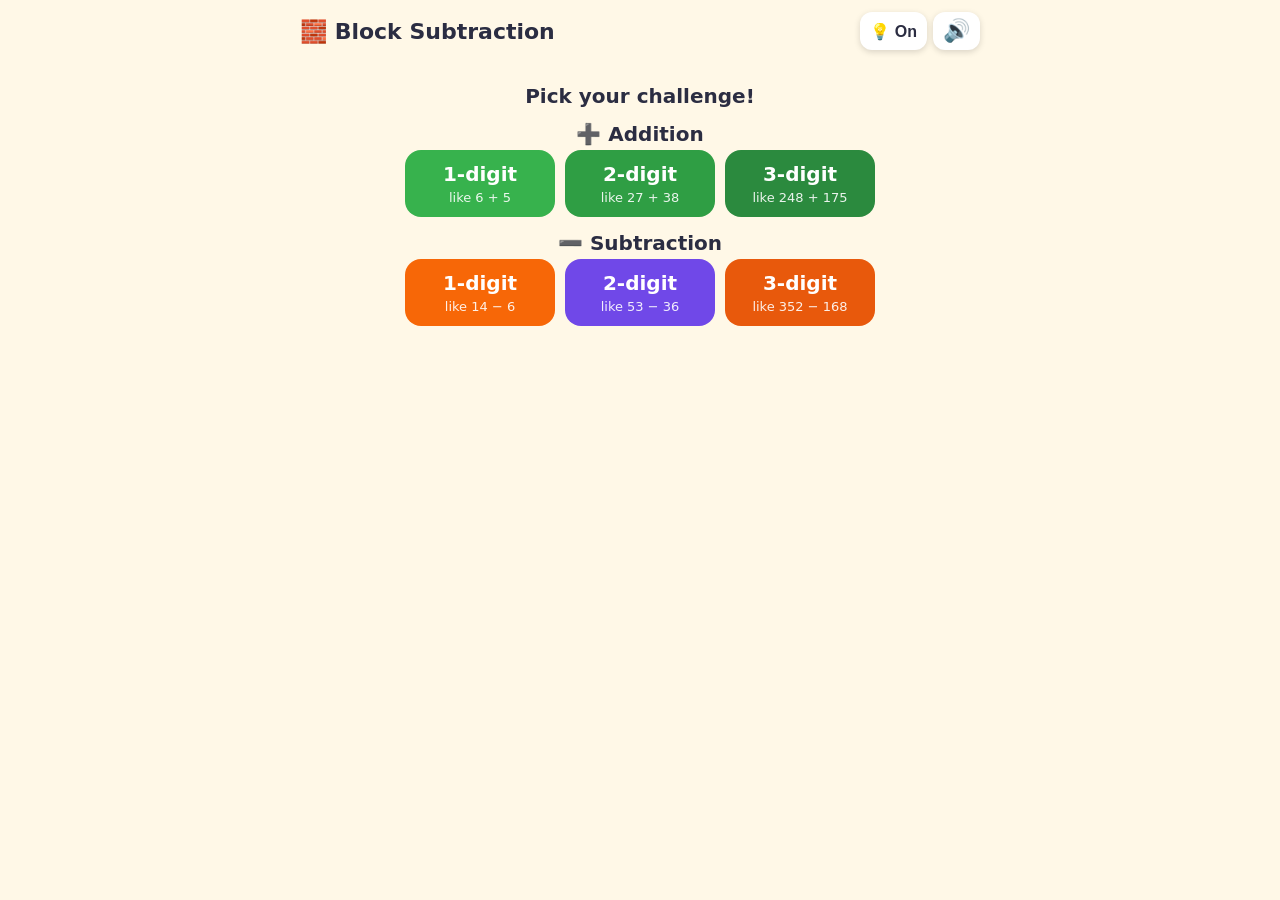
<file: blockmath.html>
<!DOCTYPE html>
<html lang="en">
<head>
<meta charset="utf-8">
<meta name="viewport" content="width=device-width, initial-scale=1, viewport-fit=cover">
<title>Block Subtraction</title>
<style>
:root{--bg:#fff8e7;--card:#ffffff;--ink:#2b2d42;--rod:#4dabf7;--rod-line:#1c7ed6;--grid:rgba(28,126,214,.55);--cube:#ffa94d;--cube-line:#e8590c;--ok:#2f9e44;--bad:#e03131;--btn:#7048e8;--btnink:#fff;--msg:#e7f5ff;color-scheme:light;
box-sizing:border-box;padding-top:env(safe-area-inset-top,0px);padding-bottom:env(safe-area-inset-bottom,0px)}
@media (prefers-color-scheme:dark){:root:not([data-theme="light"]){--bg:#1b1b2f;--card:#26264a;--ink:#f1f3f5;--msg:#1c3a57;color-scheme:dark}}
:root[data-theme="dark"]{--bg:#1b1b2f;--card:#26264a;--ink:#f1f3f5;--msg:#1c3a57;color-scheme:dark}
html,body{margin:0;background:var(--bg);color:var(--ink);font-family:"Trebuchet MS","Comic Sans MS",system-ui,sans-serif}
.app{max-width:680px;margin:0 auto;padding:12px}
.top{display:flex;justify-content:space-between;align-items:center;gap:8px}
h1{font-size:22px;margin:4px 0}
.icons{display:flex;gap:6px}
.ib{font-size:22px;border:0;border-radius:12px;background:var(--card);color:var(--ink);padding:6px 10px;cursor:pointer;box-shadow:0 2px 6px rgba(0,0,0,.15)}
.stars{font-size:20px;font-weight:bold;min-height:28px}
.eq{text-align:center;font-size:46px;font-weight:bold;margin:4px 0}
.eq .q{color:var(--btn)}
.msg{background:var(--msg);border-radius:16px;padding:12px 14px;font-size:19px;min-height:48px;text-align:center}
.board{background:var(--card);border-radius:20px;padding:14px;margin:10px 0;display:flex;gap:18px;justify-content:center;align-items:flex-end;flex-wrap:wrap;min-height:170px;box-shadow:0 3px 10px rgba(0,0,0,.12)}
.group{display:flex;flex-direction:column;align-items:center;gap:6px}
.label{font-size:14px;font-weight:bold;opacity:.75}
.row{display:flex;gap:8px;align-items:flex-end;flex-wrap:wrap;justify-content:center}
.zero{font-size:34px;opacity:.35;padding:30px 10px}
button.rod,button.hund,button.cube{position:relative;padding:0;cursor:pointer;border-radius:4px}
.rod{width:24px;height:110px;display:flex;flex-direction:column;border:2px solid var(--rod-line);background:var(--rod)}
.rod i{flex:1;border-bottom:1px solid var(--rod-line)}
.rod i:last-child{border-bottom:0}
.hund{width:58px;height:58px;border:2px solid var(--rod-line);background-color:var(--rod);background-image:linear-gradient(var(--grid) 1px,transparent 1px),linear-gradient(90deg,var(--grid) 1px,transparent 1px);background-size:5.4px 5.4px}
.cube{width:22px;height:22px;border:2px solid var(--cube-line);background:var(--cube)}
.frame{display:grid;grid-template-rows:repeat(5,22px);grid-template-columns:repeat(2,22px);grid-auto-flow:column;gap:4px;padding:5px;border:2px dashed rgba(128,128,128,.55);border-radius:10px}
.sub{display:flex;gap:6px;flex-wrap:wrap;justify-content:center;padding:5px;border:2px dashed rgba(128,128,128,.55);border-radius:10px;max-width:190px}
.fresh{visibility:hidden}
.hl{animation:pulse 1s infinite}
@keyframes pulse{50%{transform:scale(1.12);box-shadow:0 0 0 4px #ffe066}}
.x{opacity:.5}
.x::after{content:"";position:absolute;inset:-2px;background:linear-gradient(to top right,transparent calc(50% - 2px),var(--bad) calc(50% - 2px),var(--bad) calc(50% + 2px),transparent calc(50% + 2px)),linear-gradient(to bottom right,transparent calc(50% - 2px),var(--bad) calc(50% - 2px),var(--bad) calc(50% + 2px),transparent calc(50% + 2px))}
.actions{display:flex;gap:10px;justify-content:center;flex-wrap:wrap;margin:8px 0}
button.big{font:inherit;font-size:24px;font-weight:bold;min-width:84px;padding:12px 18px;border:0;border-radius:16px;background:var(--btn);color:var(--btnink);cursor:pointer}
button.big:active{transform:scale(.96)}
.shake{animation:shake .3s}
@keyframes shake{25%{transform:translateX(-6px)}75%{transform:translateX(6px)}}
.good{color:var(--ok);font-weight:bold}
.done{text-align:center;font-size:26px;padding:20px}
.piece{position:fixed;z-index:40;pointer-events:none;box-sizing:border-box;border-radius:3px}
.piece.c{background:var(--cube);border:1.5px solid var(--cube-line)}
.piece.r{background:var(--rod);border:1.5px solid var(--rod-line)}
.animal{position:fixed;z-index:50;pointer-events:none;text-align:center}
.animal .e{font-size:84px;line-height:1}
.animal .b{display:inline-block;background:#fff;color:#2b2d42;border-radius:14px;padding:4px 12px;font-weight:bold;font-size:17px;margin-bottom:2px;box-shadow:0 2px 6px rgba(0,0,0,.25)}
.menu{text-align:center;padding:20px 0}
[hidden]{display:none!important}
.menu p{font-size:20px;font-weight:bold;margin:14px 0 4px}
.pair{display:flex;gap:10px;justify-content:center;flex-wrap:wrap}
#hint{font-size:16px;font-weight:bold}
.cap{font-size:15px;font-weight:bold;opacity:.8;margin:6px 4px 0}
.board.two{min-height:100px;margin-top:4px}
.menu button.big{width:min(150px,30%);font-size:20px;padding:12px 4px}
.menu small{display:block;font-size:13px;font-weight:normal;opacity:.9;margin-top:4px}
</style>
</head>
<body>
<div class="app">
  <div class="top"><h1>🧱 Block Subtraction</h1>
    <div class="icons"><button class="ib" id="hint" aria-label="Hints on or off">💡 On</button><button class="ib" id="home" aria-label="Change level" hidden>🏠</button><button class="ib" id="snd" aria-label="Sound on or off">🔊</button></div></div>
  <div id="menu" class="menu">
    <p>Pick your challenge!</p>
    <p>➕ Addition</p>
    <div class="pair"><button class="big" data-op="add" data-n="1" style="background:#37b24d">1-digit<small>like 6 + 5</small></button><button class="big" data-op="add" data-n="2" style="background:#2f9e44">2-digit<small>like 27 + 38</small></button><button class="big" data-op="add" data-n="3" style="background:#2b8a3e">3-digit<small>like 248 + 175</small></button></div>
    <p>➖ Subtraction</p>
    <div class="pair"><button class="big" data-op="sub" data-n="1" style="background:#f76707">1-digit<small>like 14 − 6</small></button><button class="big" data-op="sub" data-n="2">2-digit<small>like 53 − 36</small></button>
    <button class="big" data-op="sub" data-n="3" style="background:#e8590c">3-digit<small>like 352 − 168</small></button></div>
  </div>
  <div id="game" hidden>
    <div class="stars" id="stars"></div>
    <div class="eq" id="eq"></div>
    <div class="msg" id="msg"></div>
    <div class="cap" id="cap1" hidden></div>
    <div class="board" id="board"></div>
    <div class="cap" id="cap2" hidden></div>
    <div class="board two" id="board2" hidden></div>
    <div class="actions" id="actions"></div>
  </div>
</div>
<script>
const TOTAL = 6, NAMES = ["ones","tens","hundreds"], SING = ["one","ten","hundred"];
const ANIMALS = ["🐶","🐱","🐼","🦊","🐰","🐸","🐵","🦁","🐯","🐨","🐷","🐥","🦄","🐻","🐮"];
const CHEERS = ["Great job!","You did it!","Awesome!","Super smart!","Hooray!","Math star!","Wow!","Well done!"];
let S = null, N = 2, OP = "sub", HINTS = true, playing = false, round = 0, score = 0, muted = false, ac = null;
const $ = id => document.getElementById(id);
const div = c => { const d = document.createElement("div"); d.className = c; return d; };
const nm = (p, c) => c === 1 ? SING[p] : NAMES[p];

/* ---------- sound ---------- */
function A(){ try{ if(!ac) ac = new (window.AudioContext||window.webkitAudioContext)(); if(ac.state === "suspended") ac.resume(); }catch(e){} return ac; }
function tone(f, t, d, type, v, f2){
  if(muted) return; const c = A(); if(!c) return;
  try{
    const s = c.currentTime + t, o = c.createOscillator(), g = c.createGain();
    o.type = type || "sine"; o.frequency.setValueAtTime(f, s);
    if(f2) o.frequency.exponentialRampToValueAtTime(f2, s + d);
    g.gain.setValueAtTime(.0001, s); g.gain.exponentialRampToValueAtTime(v || .15, s + .015); g.gain.exponentialRampToValueAtTime(.0001, s + d);
    o.connect(g); g.connect(c.destination); o.start(s); o.stop(s + d + .05);
  }catch(e){}
}
const sfx = {
  pop(n){ tone(380 + n*50, 0, .12, "sine", .2, 600 + n*50); },
  click(){ tone(500, 0, .06, "sine", .1); },
  wrong(){ tone(220, 0, .25, "triangle", .15, 150); },
  crack(){ for(let i = 0; i < 8; i++) tone(300 + Math.random()*500, i*.06, .06, "square", .06); },
  land(){ tone(700 + Math.random()*500, 0, .08, "sine", .1); },
  bundle(){ [400,500,600,800].forEach((f,i) => tone(f, i*.12, .15, "triangle", .15)); },
  good(){ [523,659,784,1047].forEach((f,i) => tone(f, i*.11, .25, "triangle", .18)); },
  win(){ [523,659,784,659,784,1047].forEach((f,i) => tone(f, i*.14, .3, "triangle", .2)); },
  animal(e){
    if(e === "🐶"){ tone(300,0,.12,"sawtooth",.15,180); tone(300,.2,.12,"sawtooth",.15,180); }
    else if(e === "🐱"){ tone(550,0,.25,"sine",.2,900); tone(900,.25,.3,"sine",.2,450); }
    else if(e === "🐸"){ tone(140,0,.1,"square",.12); tone(170,.14,.12,"square",.12); }
    else if(e === "🐥"){ for(let i = 0; i < 3; i++) tone(1400 + i*100, i*.1, .07, "sine", .12, 1800); }
    else { const b = 200 + (ANIMALS.indexOf(e) % 6) * 50; tone(b, 0, .3, "sine", .2, b*2.5); }
  }
};

/* ---------- problems ---------- */
function digits(x, n){ const d = []; for(let i = 0; i < n; i++){ d.push(x % 10); x = Math.floor(x/10); } return d; }
function makeAdd(i, level){
  const one = level === 1, n = one ? 2 : level;
  const needCarry = i >= 2, min = one ? 1 : Math.pow(10, n-1), max = one ? 9 : Math.pow(10, n) - 1;
  const mkI = d => d.map(c => Array.from({length: c}, () => ({x:false, t:false, fresh:false})));
  for(let k = 0; k < 5000; k++){
    const a = min + Math.floor(Math.random()*(max - min + 1)), b = min + Math.floor(Math.random()*(max - min + 1));
    const ad = digits(a, n), bd = digits(b, n); let carry = 0, carries = 0, ok = true;
    for(let p = 0; p < n; p++){
      const t = ad[p] + bd[p] + carry;
      if(p < n-1){ carry = t >= 10 ? 1 : 0; carries += carry; } else if(t >= 10) ok = false;
    }
    if(!ok || (needCarry ? carries < 1 : carries > 0)) continue;
    return {a, b, n, ad, bd, sym: "+", target: a + b, items: mkI(ad), bitems: mkI(bd), p: 0, phase: "combine", busy: false};
  }
}
function makeProblem(i, n){
  if(OP === "add") return makeAdd(i, n);
  const one = n === 1; n = one ? 2 : n;
  const needTrade = i >= 2, min = one ? 1 : Math.pow(10, n-1), lo = one ? (needTrade ? 11 : 2) : n === 2 ? 20 : 200, hi = one ? (needTrade ? 18 : 9) : n === 2 ? 99 : 999;
  for(let k = 0; k < 5000; k++){
    const a = lo + Math.floor(Math.random()*(hi - lo + 1));
    const b = min + Math.floor(Math.random()*(Math.min(a, one ? 10 : a) - min));
    if(b >= a) continue;
    const ad = digits(a, n), bd = digits(b, n), cur = ad.slice();
    let trades = 0, ok = true;
    for(let p = 0; p < n-1; p++){
      if(cur[p] < bd[p]){ if(cur[p+1] < 1){ ok = false; break; } cur[p+1]--; cur[p] += 10; trades++; }
    }
    if(!ok || cur[n-1] < bd[n-1]) continue;
    if(needTrade ? trades < 1 : trades > 0) continue;
    const S = {a, b, n, ad, bd, sym: "−", target: a - b, bitems: [[],[],[]], p: 0, phase: "cross", busy: false, items: ad.map(c => Array.from({length: c}, () => ({x:false, t:false, fresh:false})))};
    return S;
  }
}
function enterPlace(){
  if(OP === "add") return enterPlaceAdd();
  const p = S.p;
  if(S.bd[p] === 0){ if(p === S.n-1){ S.phase = "answer"; } else { S.p++; enterPlace(); } return; }
  S.phase = p === S.n-1 ? "cross" : "decide";
}
const rem = p => S.items[p].filter(o => !o.x).length;
const crossed = p => S.items[p].filter(o => o.x).length;
function enterPlaceAdd(){
  const p = S.p;
  if(S.bitems[p].length > 0){ S.phase = "combine"; return; }
  if(p === S.n-1){ S.phase = "answer"; return; }
  if(rem(p) < 10){ S.p++; enterPlaceAdd(); return; }
  S.phase = "decide";
}
function afterCombine(){ S.phase = S.p === S.n-1 ? "answer" : "decide"; }

/* ---------- flow ---------- */
function menu(){ playing = false; $("menu").hidden = false; $("game").hidden = true; $("home").hidden = true; }
function startGame(op, n){ OP = op; N = n; round = 0; score = 0; $("menu").hidden = true; $("game").hidden = false; $("home").hidden = false; next(); }
function next(){
  if(round >= TOTAL){ finish(); return; }
  S = makeProblem(round, N); playing = true; enterPlace(); render();
}
function finish(){ playing = false;
  $("stars").textContent = "⭐".repeat(score);
  $("eq").textContent = "🎉"; $("board2").hidden = true; $("cap1").hidden = true; $("cap2").hidden = true;
  say("Great job, mathematician!");
  $("board").innerHTML = '<div class="done">You earned ' + score + ' of ' + TOTAL + ' stars ⭐<br>Practice makes you faster!</div>';
  const act = $("actions"); act.innerHTML = "";
  btn(act, "Play again", () => startGame(OP, N)); btn(act, "Change level", menu);
  sfx.win(); celebrate();
}
function say(t, good){ const m = $("msg"); m.textContent = t; m.className = "msg" + (good ? " good" : ""); }
function shake(){ const b = $("board"); b.classList.remove("shake"); void b.offsetWidth; b.classList.add("shake"); }
function btn(parent, text, fn){ const b = document.createElement("button"); b.className = "big"; b.textContent = text; b.onclick = fn; parent.appendChild(b); }

/* ---------- drawing ---------- */
function mk(q, i, o, src){
  const d = document.createElement("button");
  const hl = OP === "add" ? (S.phase === "combine" && src === "b" && q === S.p) || (S.phase === "trade" && src === "a" && q === S.p && i < 10) : S.phase === "trade" && q === S.p + 1 && !o.x;
  d.dataset.q = q; d.dataset.i = i;
  d.className = ["cube","rod","hund"][q] + (o.x ? " x" : "") + (o.fresh ? " fresh" : "") + (hl && HINTS ? " hl" : "");
  if(q === 1) d.innerHTML = "<i></i>".repeat(10);
  d.setAttribute("aria-label", "one " + SING[q]);
  d.onclick = () => tap(q, i, d, src);
  return d;
}
function placeGroup(q, src){
  const g = div("group"), lab = div("label"), row = div("row");
  lab.textContent = NAMES[q][0].toUpperCase() + NAMES[q].slice(1);
  const o = [], t = [];
  (src === "b" ? S.bitems : S.items)[q].forEach((it, i) => (it.t ? t : o).push(mk(q, i, it, src)));
  if(q === 0){
    [o, t].forEach(list => { for(let k = 0; k < list.length; k += 10){ const f = div("frame"); list.slice(k, k + 10).forEach(e => f.appendChild(e)); row.appendChild(f); } });
  } else {
    o.forEach(e => row.appendChild(e));
    if(t.length){ const s = div("sub"); t.forEach(e => s.appendChild(e)); row.appendChild(s); }
  }
  if(q === 2) row.style.maxWidth = "200px";
  if(!o.length && !t.length){ const z = div("zero"); z.textContent = "0"; row.appendChild(z); }
  g.appendChild(row); g.appendChild(lab); return g;
}
function render(){
  $("stars").textContent = "⭐".repeat(score) + "  " + (round+1) + "/" + TOTAL;
  $("eq").innerHTML = S.a + " " + S.sym + " " + S.b + ' = <span class="q">' + (S.phase === "done" ? S.target : "?") + "</span>";
  const board = $("board"); board.innerHTML = "";
  for(let q = S.n-1; q >= 0; q--) board.appendChild(placeGroup(q, "a"));
  const add = OP === "add"; $("cap1").hidden = $("cap2").hidden = $("board2").hidden = !add;
  if(add){
    $("cap1").textContent = "Your group of blocks"; $("cap2").textContent = "Add these blocks: " + S.b;
    const b2 = $("board2"); b2.innerHTML = ""; for(let q = S.n-1; q >= 0; q--) b2.appendChild(placeGroup(q, "b"));
  }
  const act = $("actions"); act.innerHTML = "";
  const p = S.p; let m = "";
  if(OP === "add" && S.phase === "combine"){ m = HINTS ? "Add the " + NAMES[p] + ": tap the glowing blocks to move them into your group." : "Add the " + NAMES[p] + "."; }
  else if(OP === "add" && S.phase === "decide"){
    m = (HINTS ? "You have " + rem(p) + " " + nm(p, rem(p)) + ". " : "Look at the " + NAMES[p] + ". ") + "Can you make a " + SING[p+1] + (HINTS ? " (10 or more)" : "") + "?";
    btn(act, "Yes 👍", () => decide(true)); btn(act, "No", () => decide(false));
  } else if(OP === "add" && S.phase === "trade"){ m = HINTS ? "Tap the glowing " + NAMES[p] + " to bundle 10 of them into 1 " + SING[p+1] + "!" : "Bundle 10 " + NAMES[p] + " into 1 " + SING[p+1] + "."; }
  else if(S.phase === "decide"){
    m = (HINTS ? "Subtract " + S.bd[p] + " " + nm(p, S.bd[p]) + ". You have " + rem(p) + " " + nm(p, rem(p)) + ". " : "Look at the " + NAMES[p] + ". ") + "Do you need to trade?";
    btn(act, "Yes", () => decide(true)); btn(act, "No", () => decide(false));
  } else if(S.phase === "trade"){
    m = HINTS ? "Not enough " + NAMES[p] + "! Tap 1 " + SING[p+1] + " to trade it for 10 " + NAMES[p] + "." : "Trade 1 " + SING[p+1] + " for 10 " + NAMES[p] + ".";
  } else if(S.phase === "cross"){
    const left = S.bd[p] - crossed(p);
    m = HINTS ? "Subtract " + S.bd[p] + " " + nm(p, S.bd[p]) + ": tap " + left + " more to cross out." : "Subtract the " + NAMES[p] + ".";
  } else if(S.phase === "answer"){
    const parts = []; for(let q = S.n-1; q >= 0; q--) parts.push(rem(q) + " " + nm(q, rem(q)));
    m = (HINTS ? (OP === "add" ? "Count all the blocks: " : "Count what is left: ") + parts.join(", ") + ". " : "") + "What is " + S.a + " " + S.sym + " " + S.b + "?";
    const ans = S.target, set = new Set([ans]);
    [ans+10, ans-10, S.n === 3 ? ans+100 : ans+1, ans-1, ans+2].forEach(v => { if(set.size < 3 && v >= 0) set.add(v); });
    [...set].sort(() => Math.random() - .5).forEach(v => btn(act, v, () => answer(v)));
  } else if(S.phase === "done"){
    m = "Yes! " + S.a + " " + S.sym + " " + S.b + " = " + S.target + " ⭐";
    btn(act, round + 1 >= TOTAL ? "Finish" : "Next ➜", () => { round++; next(); });
  }
  if(!S.busy) say(m, S.phase === "done");
}

/* ---------- actions ---------- */
function tap(q, i, el, src){
  if(S.busy || S.phase === "done") return;
  if(OP === "add"){
    if(S.phase === "combine" && src === "b" && q === S.p){
      S.bitems[q].splice(i, 1); S.items[q].push({x:false, t:false, fresh:false}); sfx.pop(S.items[q].length % 10 || 10);
      if(S.bitems[q].length === 0) afterCombine();
      render(); return;
    }
    if(S.phase === "trade" && src === "a" && q === S.p && i < 10){ doCarry(q); return; }
    sfx.wrong(); shake(); return;
  }
  const it = S.items[q][i];
  if(S.phase === "cross" && q === S.p){
    if(it.x){ it.x = false; sfx.click(); render(); return; }
    const c = crossed(q);
    if(c >= S.bd[q]){ sfx.wrong(); shake(); return; }
    it.x = true; sfx.pop(c + 1);
    if(c + 1 === S.bd[q]){ if(q === S.n-1) S.phase = "answer"; else { S.p++; enterPlace(); } }
    render();
  } else if(S.phase === "trade" && q === S.p + 1 && !it.x){
    doTrade(q, i, el);
  } else { sfx.wrong(); shake(); }
}
function decide(yes){
  if(OP === "add"){
    const p = S.p, can = rem(p) >= 10;
    if(yes === can){ sfx.click(); if(can) S.phase = "trade"; else { S.p++; enterPlaceAdd(); } render(); }
    else { sfx.wrong(); shake(); say(!HINTS ? "Not quite. Try again!" : can ? "You have " + rem(p) + ", which is 10 or more. You can make a " + SING[p+1] + "!" : rem(p) + " is less than 10, so you cannot make a " + SING[p+1] + " yet. Try again!"); }
    return;
  }
  const p = S.p, need = rem(p) < S.bd[p];
  if(yes === need){ sfx.click(); S.phase = need ? "trade" : "cross"; render(); }
  else { sfx.wrong(); shake(); say(!HINTS ? "Not quite. Try again!" : need ? rem(p) + " " + NAMES[p] + " is not enough to take away " + S.bd[p] + ". You need to trade!" : "You have " + rem(p) + " " + NAMES[p] + ", enough to take away " + S.bd[p] + ". No trade needed!"); }
}
function doTrade(q, i, el){
  const to = q - 1, r = el.getBoundingClientRect();
  S.busy = true; S.items[q].splice(i, 1);
  S.items[to].push(...Array.from({length: 10}, () => ({x:false, t:true, fresh:true})));
  S.phase = "cross"; render();
  say("Breaking 1 " + SING[q] + " into 10 " + NAMES[to] + "!");
  sfx.crack();
  const targets = [...document.querySelectorAll(".fresh")]; let done = 0;
  targets.forEach((t, k) => {
    const tr = t.getBoundingClientRect(), pc = div("piece " + (to === 0 ? "c" : "r"));
    const sl = q === 1 ? {l: r.left, t: r.top + k*r.height/10, w: r.width, h: r.height/10}
                       : {l: r.left + k*r.width/10, t: r.top, w: r.width/10, h: r.height};
    const px = v => v + "px", mx = sl.l + (Math.random() - .5)*180, my = sl.t - 40 - Math.random()*60;
    pc.style.cssText = "left:" + px(sl.l) + ";top:" + px(sl.t) + ";width:" + px(sl.w) + ";height:" + px(sl.h);
    document.body.appendChild(pc);
    const a = pc.animate([
      {left: px(sl.l), top: px(sl.t), width: px(sl.w), height: px(sl.h), transform: "rotate(0deg)"},
      {offset: .35, left: px(mx), top: px(my), width: px(sl.w), height: px(sl.h), transform: "rotate(" + ((Math.random() - .5)*160) + "deg)"},
      {left: px(tr.left), top: px(tr.top), width: px(tr.width), height: px(tr.height), transform: "rotate(0deg)"}
    ], {duration: 1000 + k*60, delay: 150, easing: "ease-in-out", fill: "both"});
    a.onfinish = () => { pc.remove(); t.classList.remove("fresh"); sfx.land(); if(++done === targets.length){ S.items[to].forEach(o => o.fresh = false); S.busy = false; render(); } };
  });
}
function doCarry(p){
  const rects = [];
  for(let k = 0; k < 10; k++) rects.push(document.querySelector('#board [data-q="' + p + '"][data-i="' + k + '"]').getBoundingClientRect());
  S.busy = true; S.items[p].splice(0, 10); S.items[p+1].push({x:false, t:true, fresh:true});
  S.phase = "carry"; render();
  say("Bundling 10 " + NAMES[p] + " into 1 " + SING[p+1] + "!"); sfx.bundle();
  const t = document.querySelector(".fresh"), tr = t.getBoundingClientRect(); let done = 0;
  const px = v => v + "px";
  rects.forEach((r, k) => {
    const pc = div("piece " + (p === 0 ? "c" : "r"));
    const sl = p === 0 ? {l: tr.left, t: tr.top + k*tr.height/10, w: tr.width, h: tr.height/10}
                       : {l: tr.left + k*tr.width/10, t: tr.top, w: tr.width/10, h: tr.height};
    pc.style.cssText = "left:" + px(r.left) + ";top:" + px(r.top) + ";width:" + px(r.width) + ";height:" + px(r.height);
    document.body.appendChild(pc);
    const a = pc.animate([
      {left: px(r.left), top: px(r.top), width: px(r.width), height: px(r.height), transform: "rotate(0deg)"},
      {offset: .5, left: px((r.left + sl.l)/2), top: px(Math.min(r.top, sl.t) - 40), width: px(r.width), height: px(r.height), transform: "rotate(" + ((Math.random() - .5)*120) + "deg)"},
      {left: px(sl.l), top: px(sl.t), width: px(sl.w), height: px(sl.h), transform: "rotate(0deg)"}
    ], {duration: 900 + k*50, delay: 100, easing: "ease-in-out", fill: "both"});
    a.onfinish = () => { pc.remove(); sfx.land(); if(++done === 10){ t.classList.remove("fresh"); S.items[p+1].forEach(o => o.fresh = false); S.busy = false; S.p++; enterPlaceAdd(); render(); } };
  });
}
function answer(v){
  if(v === S.target){ score++; S.phase = "done"; render(); sfx.good(); celebrate(); }
  else { sfx.wrong(); shake(); say(HINTS ? "Almost! Count the blocks again, then try again." : "Not quite. Try again!"); }
}
function celebrate(){
  const n = 1 + Math.floor(Math.random()*3);
  for(let k = 0; k < n; k++){
    const e = ANIMALS[Math.floor(Math.random()*ANIMALS.length)], txt = CHEERS[Math.floor(Math.random()*CHEERS.length)];
    const d = div("animal");
    d.style.left = (5 + Math.random()*62) + "vw"; d.style.top = (15 + Math.random()*55) + "vh";
    d.innerHTML = '<div class="b">' + txt + '</div><div class="e">' + e + "</div>";
    document.body.appendChild(d);
    const a = d.animate([
      {transform: "scale(0) rotate(-20deg)", opacity: 0},
      {transform: "scale(1.3) rotate(10deg)", opacity: 1, offset: .25},
      {transform: "scale(1) rotate(-6deg)", offset: .45},
      {transform: "scale(1.05) rotate(6deg)", offset: .65},
      {transform: "scale(1) rotate(0deg)", opacity: 1, offset: .85},
      {transform: "scale(.6)", opacity: 0}
    ], {duration: 2200, delay: k*250, fill: "both"});
    a.onfinish = () => d.remove();
    setTimeout(() => sfx.animal(e), k*250 + 100);
  }
}
document.querySelectorAll("#menu button").forEach(b => b.onclick = () => { A(); startGame(b.dataset.op, +b.dataset.n); });
$("home").onclick = menu;
$("hint").onclick = () => { HINTS = !HINTS; $("hint").textContent = HINTS ? "💡 On" : "💡 Off"; if(playing) render(); };
$("snd").onclick = () => { muted = !muted; $("snd").textContent = muted ? "🔇" : "🔊"; if(!muted){ A(); sfx.click(); } };
</script>
</body>
</html>
</file>
